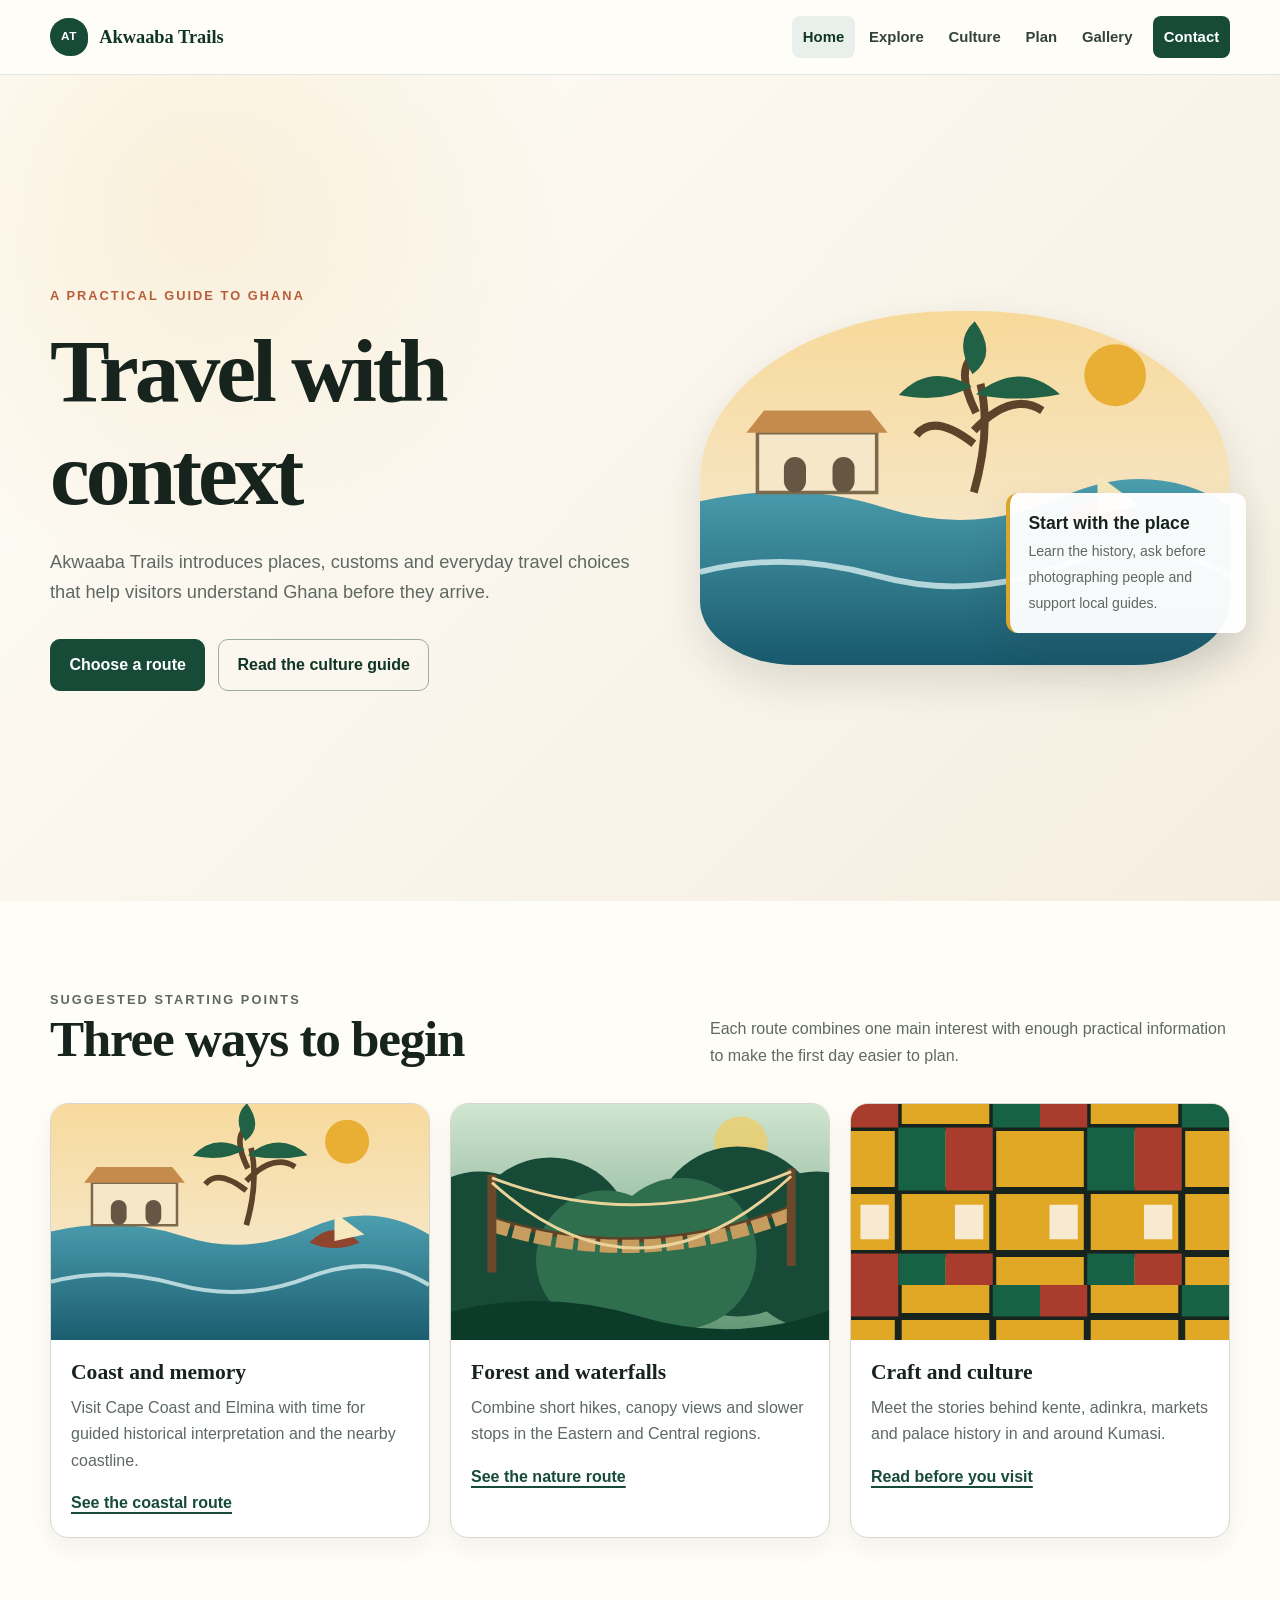
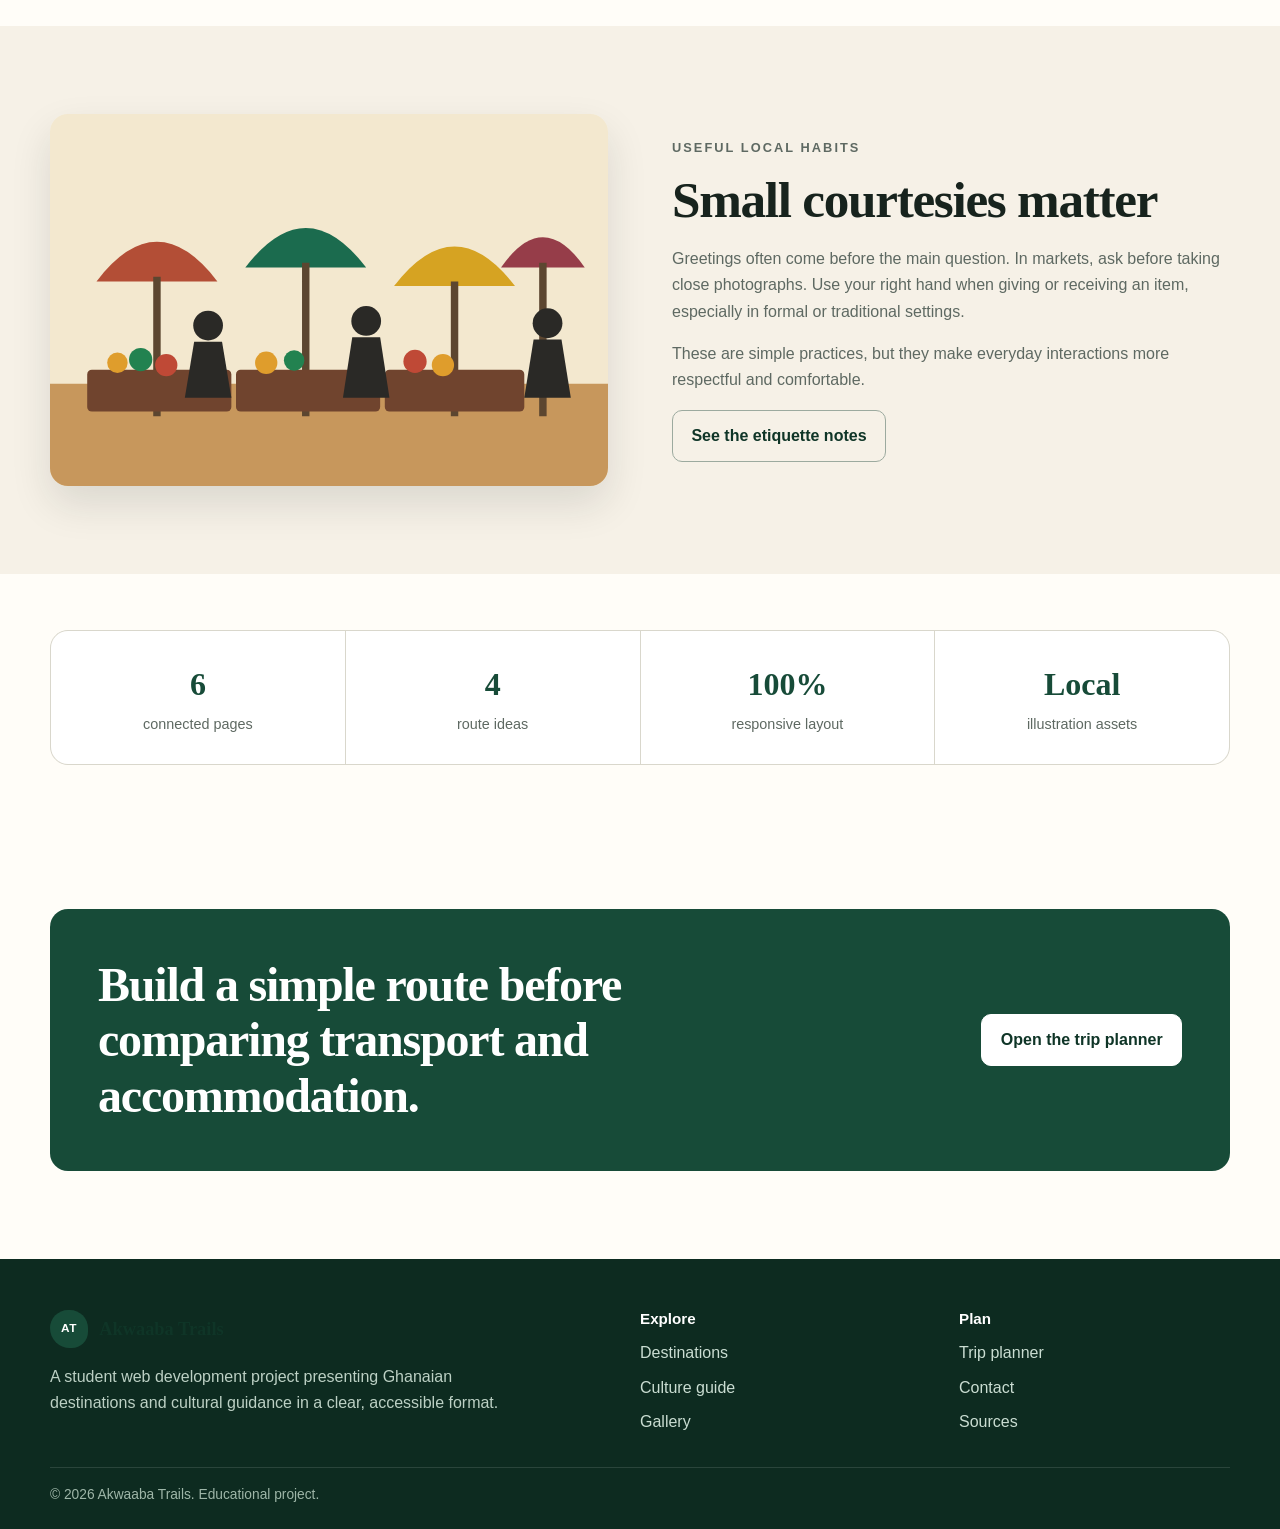
<file: index.html>
<!doctype html>
<html lang="en">
<head>
  <meta charset="utf-8">
  <meta name="viewport" content="width=device-width, initial-scale=1">
  <meta name="description" content="Akwaaba Trails is a student-built guide to Ghanaian heritage, nature and responsible travel.">
  <title>Akwaaba Trails | Discover Ghana thoughtfully</title>
  <link rel="stylesheet" href="assets/css/styles.css">
  <script defer src="assets/js/main.js"></script>
</head>
<body>
  <a class="skip-link" href="#main">Skip to content</a>
  <header class="site-header">
    <div class="nav-shell">
      <a class="brand" href="index.html"><span class="brand-mark">AT</span>Akwaaba Trails</a>
      <button class="menu-toggle" aria-expanded="false" aria-controls="site-nav" aria-label="Open navigation"><span></span><span></span><span></span></button>
      <nav class="site-nav" id="site-nav" aria-label="Main navigation">
        <a href="index.html" aria-current="page">Home</a><a href="explore.html">Explore</a><a href="culture.html">Culture</a><a href="planner.html">Plan</a><a href="gallery.html">Gallery</a><a class="nav-cta" href="contact.html">Contact</a>
      </nav>
    </div>
  </header>
  <main id="main">
    <section class="hero">
      <div class="container hero-grid">
        <div>
          <p class="eyebrow">A practical guide to Ghana</p>
          <h1>Travel with context</h1>
          <p class="lead">Akwaaba Trails introduces places, customs and everyday travel choices that help visitors understand Ghana before they arrive.</p>
          <div class="hero-actions"><a class="button" href="explore.html">Choose a route</a><a class="button secondary" href="culture.html">Read the culture guide</a></div>
        </div>
        <div class="hero-art">
          <img src="assets/images/coast.svg" alt="Illustrated Ghanaian coast with a historic fort and fishing boat">
          <div class="fact-chip"><strong>Start with the place</strong><span>Learn the history, ask before photographing people and support local guides.</span></div>
        </div>
      </div>
    </section>
    <section class="section">
      <div class="container">
        <div class="section-head"><div><p class="eyebrow">Suggested starting points</p><h2>Three ways to begin</h2></div><p>Each route combines one main interest with enough practical information to make the first day easier to plan.</p></div>
        <div class="cards">
          <article class="card"><img src="assets/images/coast.svg" alt="Coast and heritage fort illustration"><div class="card-body"><h3>Coast and memory</h3><p>Visit Cape Coast and Elmina with time for guided historical interpretation and the nearby coastline.</p><a class="text-link" href="explore.html#coast">See the coastal route</a></div></article>
          <article class="card"><img src="assets/images/forest.svg" alt="Forest canopy bridge illustration"><div class="card-body"><h3>Forest and waterfalls</h3><p>Combine short hikes, canopy views and slower stops in the Eastern and Central regions.</p><a class="text-link" href="explore.html#forest">See the nature route</a></div></article>
          <article class="card"><img src="assets/images/kente.svg" alt="Colourful kente-inspired textile illustration"><div class="card-body"><h3>Craft and culture</h3><p>Meet the stories behind kente, adinkra, markets and palace history in and around Kumasi.</p><a class="text-link" href="culture.html">Read before you visit</a></div></article>
        </div>
      </div>
    </section>
    <section class="section soft">
      <div class="container split">
        <img src="assets/images/market.svg" alt="Illustrated open market with umbrellas and produce">
        <div class="prose"><p class="eyebrow">Useful local habits</p><h2>Small courtesies matter</h2><p>Greetings often come before the main question. In markets, ask before taking close photographs. Use your right hand when giving or receiving an item, especially in formal or traditional settings.</p><p>These are simple practices, but they make everyday interactions more respectful and comfortable.</p><a class="button secondary" href="culture.html#etiquette">See the etiquette notes</a></div>
      </div>
    </section>
    <section class="section compact"><div class="container"><div class="stats"><div class="stat"><strong>6</strong><span>connected pages</span></div><div class="stat"><strong>4</strong><span>route ideas</span></div><div class="stat"><strong>100%</strong><span>responsive layout</span></div><div class="stat"><strong>Local</strong><span>illustration assets</span></div></div></div></section>
    <section class="section"><div class="container cta-band"><h2>Build a simple route before comparing transport and accommodation.</h2><a class="button" href="planner.html">Open the trip planner</a></div></section>
  </main>
  <footer class="site-footer"><div class="container"><div class="footer-grid"><div><a class="brand" href="index.html"><span class="brand-mark">AT</span>Akwaaba Trails</a><p>A student web development project presenting Ghanaian destinations and cultural guidance in a clear, accessible format.</p></div><div><h3>Explore</h3><div class="footer-links"><a href="explore.html">Destinations</a><a href="culture.html">Culture guide</a><a href="gallery.html">Gallery</a></div></div><div><h3>Plan</h3><div class="footer-links"><a href="planner.html">Trip planner</a><a href="contact.html">Contact</a><a href="contact.html#sources">Sources</a></div></div></div><div class="footer-bottom">© <span data-year></span> Akwaaba Trails. Educational project.</div></div></footer>
</body>
</html>
</file>
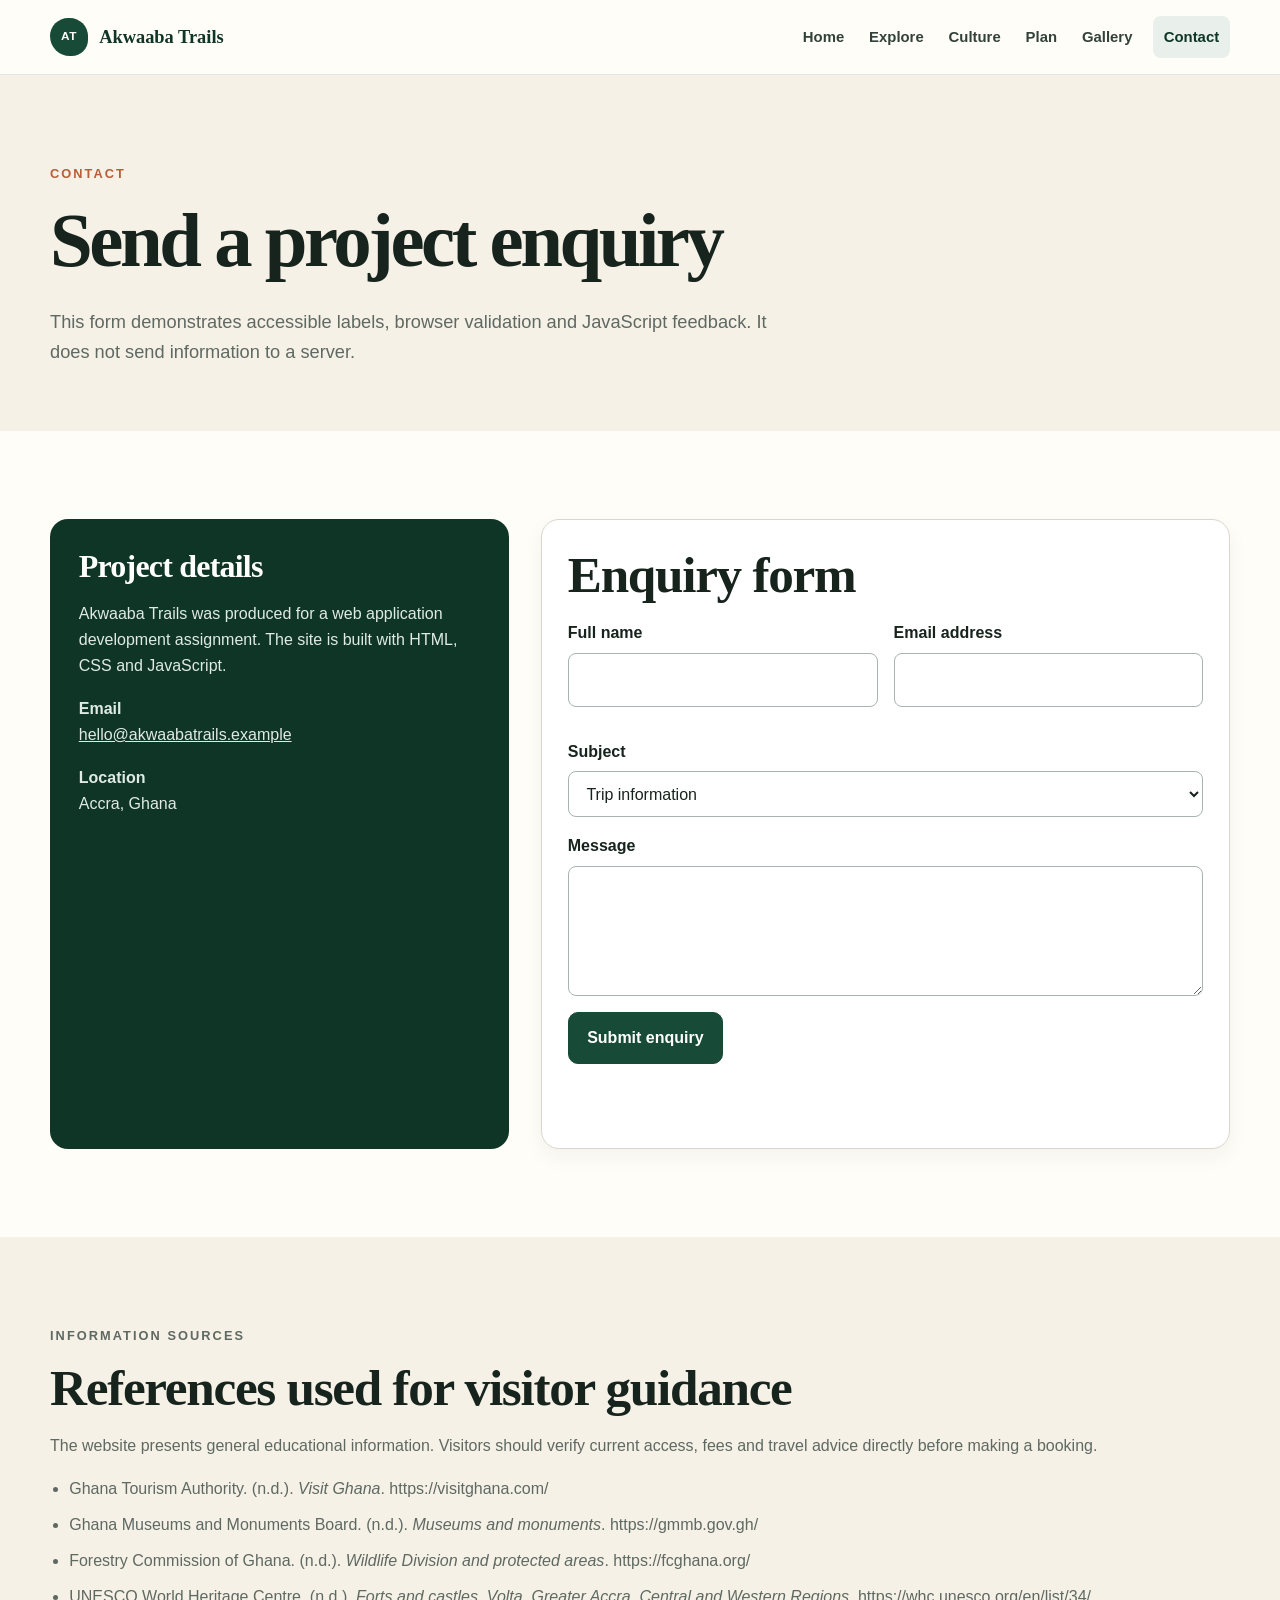
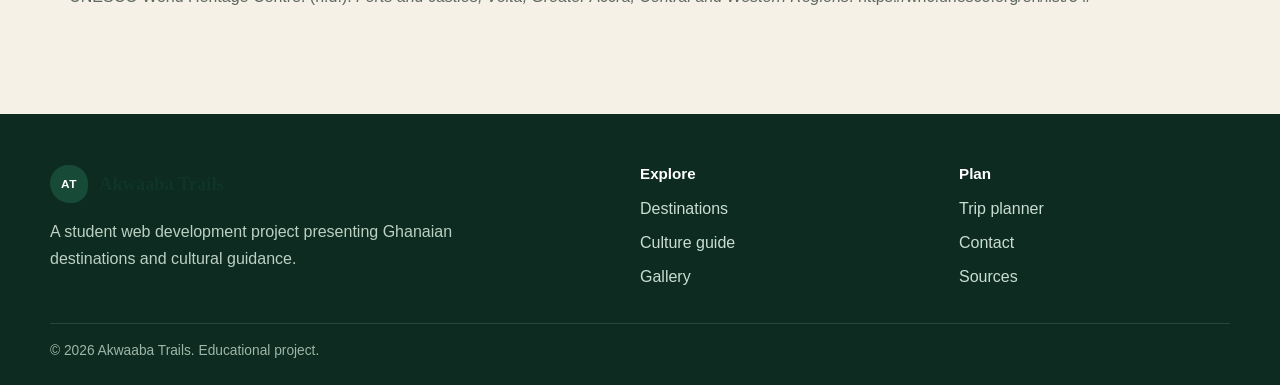
<file: contact.html>
<!doctype html><html lang="en"><head><meta charset="utf-8"><meta name="viewport" content="width=device-width,initial-scale=1"><meta name="description" content="Contact page and project sources for Akwaaba Trails."><title>Contact and Sources | Akwaaba Trails</title><link rel="stylesheet" href="assets/css/styles.css"><script defer src="assets/js/main.js"></script></head><body>
<a class="skip-link" href="#main">Skip to content</a><header class="site-header"><div class="nav-shell"><a class="brand" href="index.html"><span class="brand-mark">AT</span>Akwaaba Trails</a><button class="menu-toggle" aria-expanded="false" aria-controls="site-nav" aria-label="Open navigation"><span></span><span></span><span></span></button><nav class="site-nav" id="site-nav" aria-label="Main navigation"><a href="index.html">Home</a><a href="explore.html">Explore</a><a href="culture.html">Culture</a><a href="planner.html">Plan</a><a href="gallery.html">Gallery</a><a class="nav-cta" href="contact.html" aria-current="page">Contact</a></nav></div></header>
<main id="main"><section class="page-hero"><div class="container"><p class="eyebrow">Contact</p><h1>Send a project enquiry</h1><p class="lead">This form demonstrates accessible labels, browser validation and JavaScript feedback. It does not send information to a server.</p></div></section>
<section class="section"><div class="container contact-grid"><aside class="contact-details"><h2>Project details</h2><p>Akwaaba Trails was produced for a web application development assignment. The site is built with HTML, CSS and JavaScript.</p><p><strong>Email</strong><br><a href="mailto:hello@akwaabatrails.example">hello@akwaabatrails.example</a></p><p><strong>Location</strong><br>Accra, Ghana</p></aside><form class="panel" id="contact-form"><h2>Enquiry form</h2><div class="form-row"><div class="field"><label for="name">Full name</label><input id="name" name="name" autocomplete="name" required></div><div class="field"><label for="email">Email address</label><input id="email" name="email" type="email" autocomplete="email" required></div></div><div class="field"><label for="subject">Subject</label><select id="subject" name="subject"><option>Trip information</option><option>Website feedback</option><option>School project enquiry</option></select></div><div class="field"><label for="message">Message</label><textarea id="message" name="message" minlength="15" required></textarea></div><button class="button" type="submit">Submit enquiry</button><p class="form-status" id="form-status" aria-live="polite"></p></form></div></section>
<section class="section soft" id="sources"><div class="container prose"><p class="eyebrow">Information sources</p><h2>References used for visitor guidance</h2><p>The website presents general educational information. Visitors should verify current access, fees and travel advice directly before making a booking.</p><ul class="plain-list"><li>Ghana Tourism Authority. (n.d.). <em>Visit Ghana</em>. https://visitghana.com/</li><li>Ghana Museums and Monuments Board. (n.d.). <em>Museums and monuments</em>. https://gmmb.gov.gh/</li><li>Forestry Commission of Ghana. (n.d.). <em>Wildlife Division and protected areas</em>. https://fcghana.org/</li><li>UNESCO World Heritage Centre. (n.d.). <em>Forts and castles, Volta, Greater Accra, Central and Western Regions</em>. https://whc.unesco.org/en/list/34/</li></ul></div></section></main>
<footer class="site-footer"><div class="container"><div class="footer-grid"><div><a class="brand" href="index.html"><span class="brand-mark">AT</span>Akwaaba Trails</a><p>A student web development project presenting Ghanaian destinations and cultural guidance.</p></div><div><h3>Explore</h3><div class="footer-links"><a href="explore.html">Destinations</a><a href="culture.html">Culture guide</a><a href="gallery.html">Gallery</a></div></div><div><h3>Plan</h3><div class="footer-links"><a href="planner.html">Trip planner</a><a href="contact.html">Contact</a><a href="contact.html#sources">Sources</a></div></div></div><div class="footer-bottom">© <span data-year></span> Akwaaba Trails. Educational project.</div></div></footer></body></html>
</file>
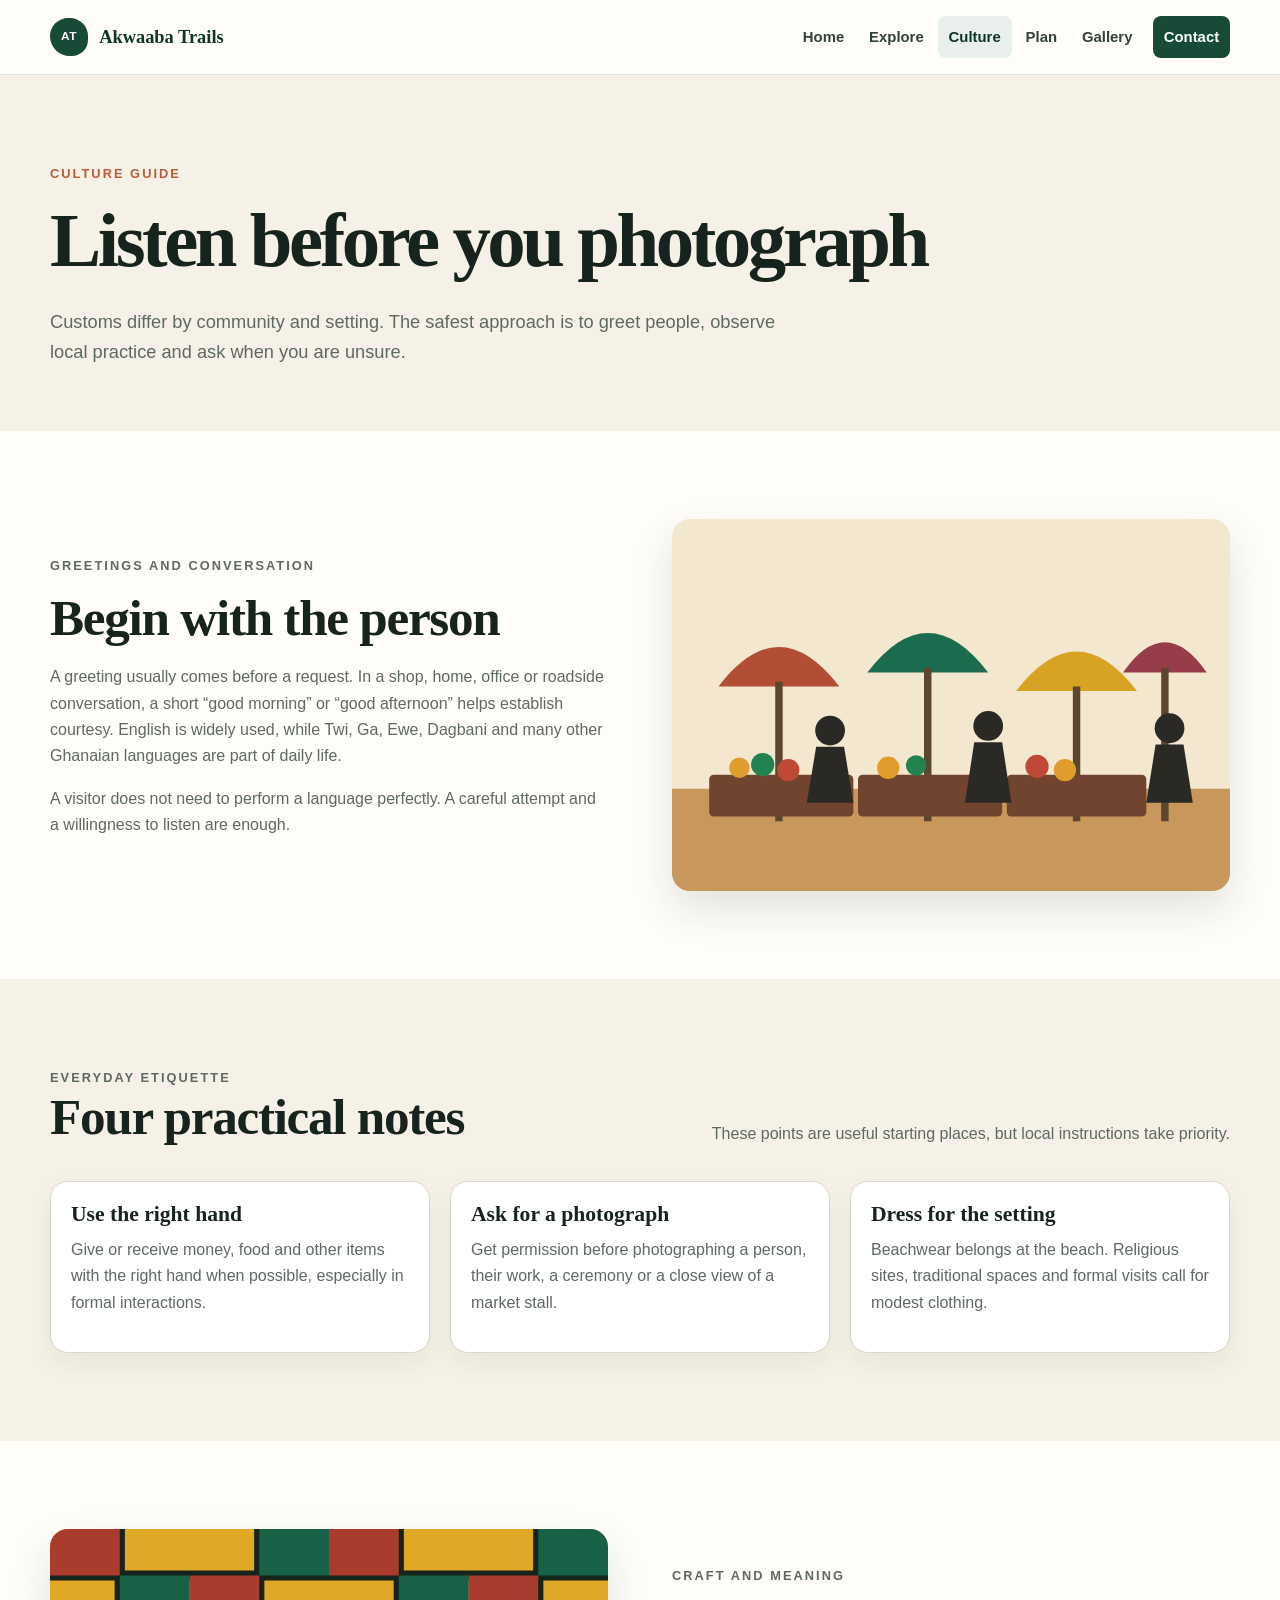
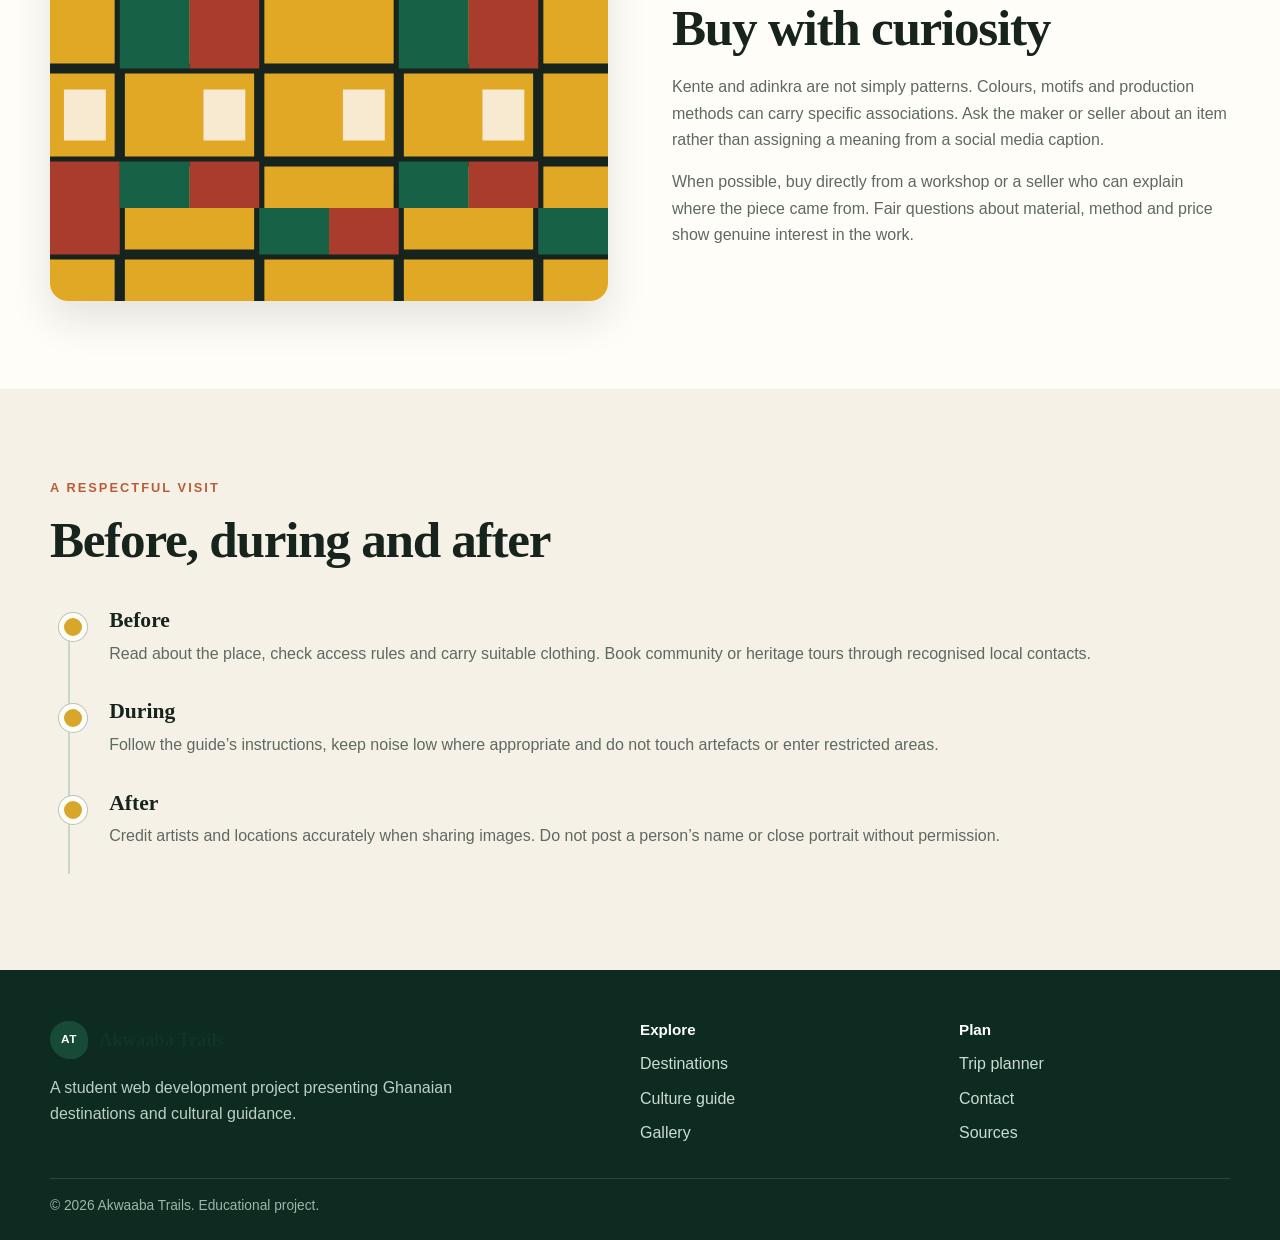
<file: culture.html>
<!doctype html><html lang="en"><head><meta charset="utf-8"><meta name="viewport" content="width=device-width,initial-scale=1"><meta name="description" content="A concise guide to Ghanaian greetings, etiquette, food, craft and responsible visits."><title>Culture Guide | Akwaaba Trails</title><link rel="stylesheet" href="assets/css/styles.css"><script defer src="assets/js/main.js"></script></head><body>
<a class="skip-link" href="#main">Skip to content</a><header class="site-header"><div class="nav-shell"><a class="brand" href="index.html"><span class="brand-mark">AT</span>Akwaaba Trails</a><button class="menu-toggle" aria-expanded="false" aria-controls="site-nav" aria-label="Open navigation"><span></span><span></span><span></span></button><nav class="site-nav" id="site-nav" aria-label="Main navigation"><a href="index.html">Home</a><a href="explore.html">Explore</a><a href="culture.html" aria-current="page">Culture</a><a href="planner.html">Plan</a><a href="gallery.html">Gallery</a><a class="nav-cta" href="contact.html">Contact</a></nav></div></header>
<main id="main"><section class="page-hero"><div class="container"><p class="eyebrow">Culture guide</p><h1>Listen before you photograph</h1><p class="lead">Customs differ by community and setting. The safest approach is to greet people, observe local practice and ask when you are unsure.</p></div></section>
<section class="section"><div class="container split"><div class="prose"><p class="eyebrow">Greetings and conversation</p><h2>Begin with the person</h2><p>A greeting usually comes before a request. In a shop, home, office or roadside conversation, a short “good morning” or “good afternoon” helps establish courtesy. English is widely used, while Twi, Ga, Ewe, Dagbani and many other Ghanaian languages are part of daily life.</p><p>A visitor does not need to perform a language perfectly. A careful attempt and a willingness to listen are enough.</p></div><img src="assets/images/market.svg" alt="Illustrated Ghanaian market scene"></div></section>
<section class="section soft" id="etiquette"><div class="container"><div class="section-head"><div><p class="eyebrow">Everyday etiquette</p><h2>Four practical notes</h2></div><p>These points are useful starting places, but local instructions take priority.</p></div><div class="cards"><article class="card"><div class="card-body"><h3>Use the right hand</h3><p>Give or receive money, food and other items with the right hand when possible, especially in formal interactions.</p></div></article><article class="card"><div class="card-body"><h3>Ask for a photograph</h3><p>Get permission before photographing a person, their work, a ceremony or a close view of a market stall.</p></div></article><article class="card"><div class="card-body"><h3>Dress for the setting</h3><p>Beachwear belongs at the beach. Religious sites, traditional spaces and formal visits call for modest clothing.</p></div></article></div></div></section>
<section class="section"><div class="container split"><img src="assets/images/kente.svg" alt="Abstract kente-inspired textile pattern"><div class="prose"><p class="eyebrow">Craft and meaning</p><h2>Buy with curiosity</h2><p>Kente and adinkra are not simply patterns. Colours, motifs and production methods can carry specific associations. Ask the maker or seller about an item rather than assigning a meaning from a social media caption.</p><p>When possible, buy directly from a workshop or a seller who can explain where the piece came from. Fair questions about material, method and price show genuine interest in the work.</p></div></div></section>
<section class="section soft"><div class="container"><p class="eyebrow">A respectful visit</p><h2>Before, during and after</h2><div class="timeline"><article class="timeline-item"><h3>Before</h3><p>Read about the place, check access rules and carry suitable clothing. Book community or heritage tours through recognised local contacts.</p></article><article class="timeline-item"><h3>During</h3><p>Follow the guide’s instructions, keep noise low where appropriate and do not touch artefacts or enter restricted areas.</p></article><article class="timeline-item"><h3>After</h3><p>Credit artists and locations accurately when sharing images. Do not post a person’s name or close portrait without permission.</p></article></div></div></section></main>
<footer class="site-footer"><div class="container"><div class="footer-grid"><div><a class="brand" href="index.html"><span class="brand-mark">AT</span>Akwaaba Trails</a><p>A student web development project presenting Ghanaian destinations and cultural guidance.</p></div><div><h3>Explore</h3><div class="footer-links"><a href="explore.html">Destinations</a><a href="culture.html">Culture guide</a><a href="gallery.html">Gallery</a></div></div><div><h3>Plan</h3><div class="footer-links"><a href="planner.html">Trip planner</a><a href="contact.html">Contact</a><a href="contact.html#sources">Sources</a></div></div></div><div class="footer-bottom">© <span data-year></span> Akwaaba Trails. Educational project.</div></div></footer></body></html>
</file>
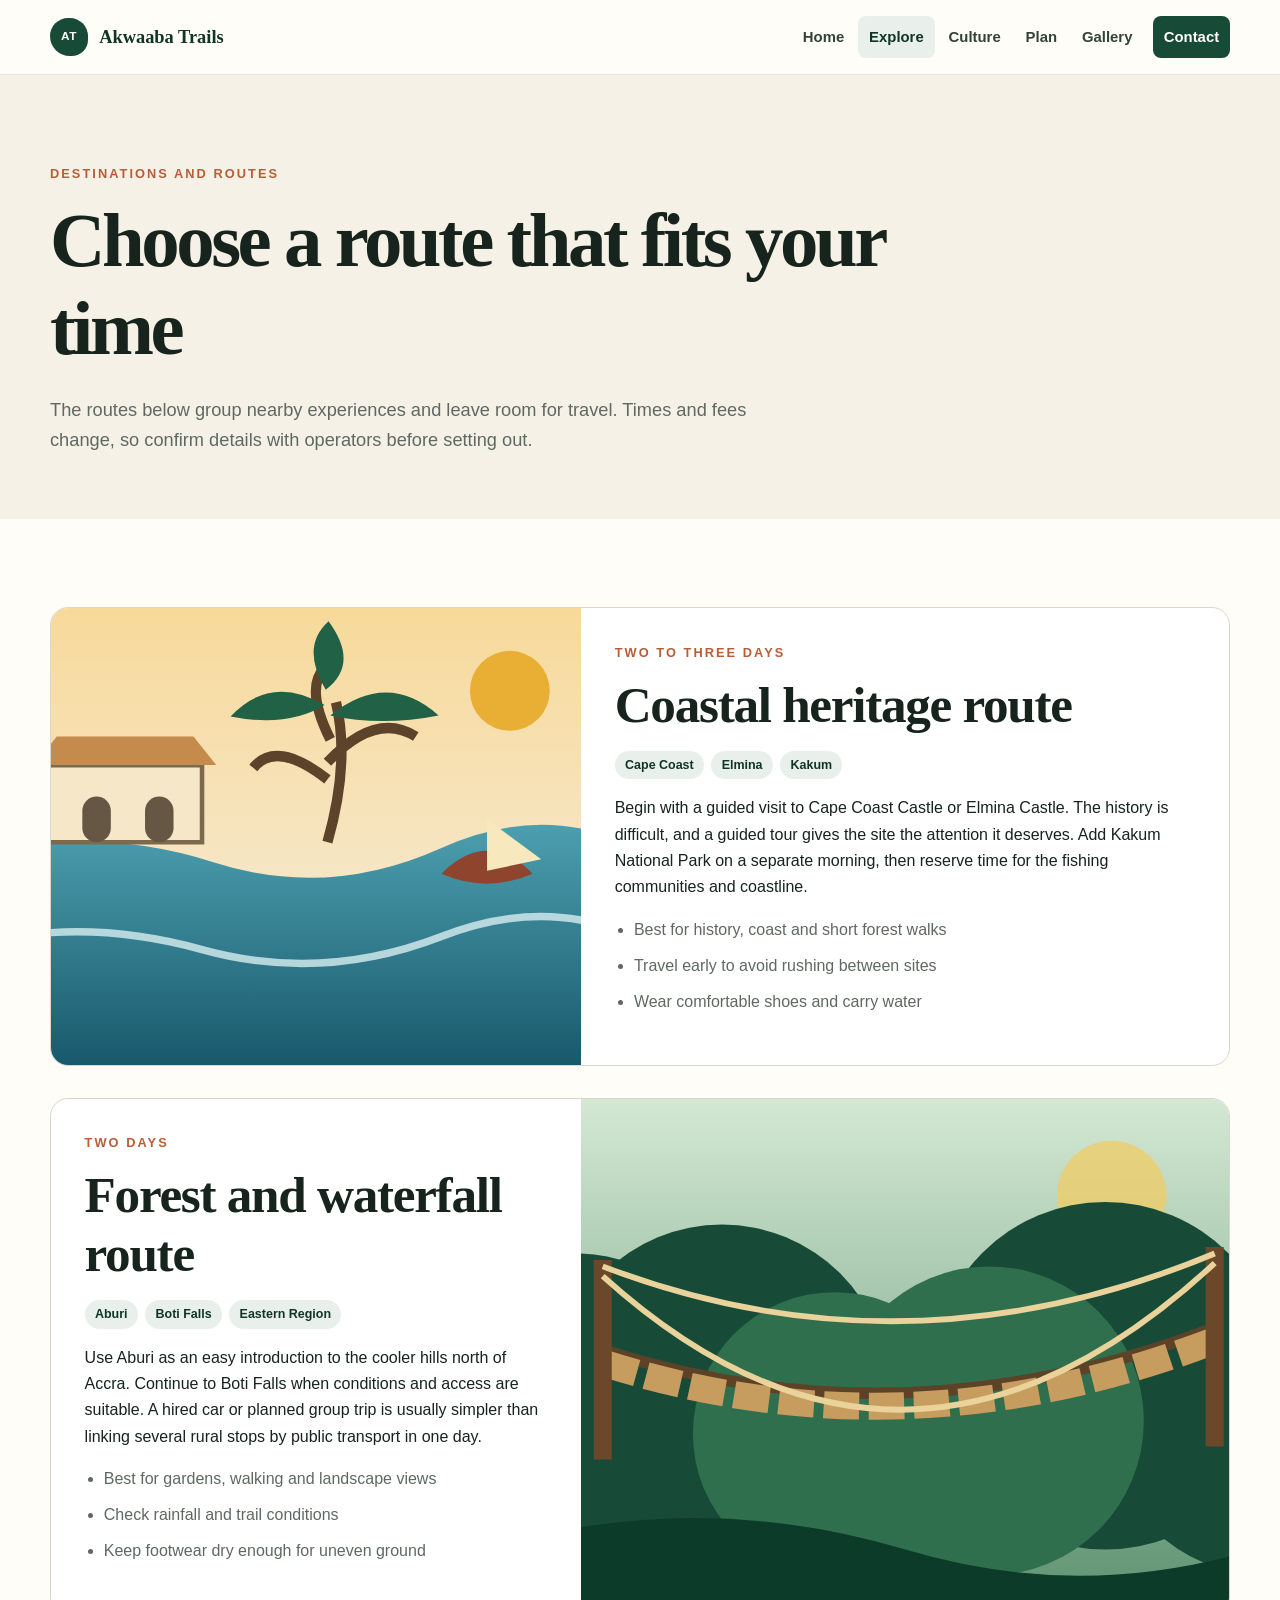
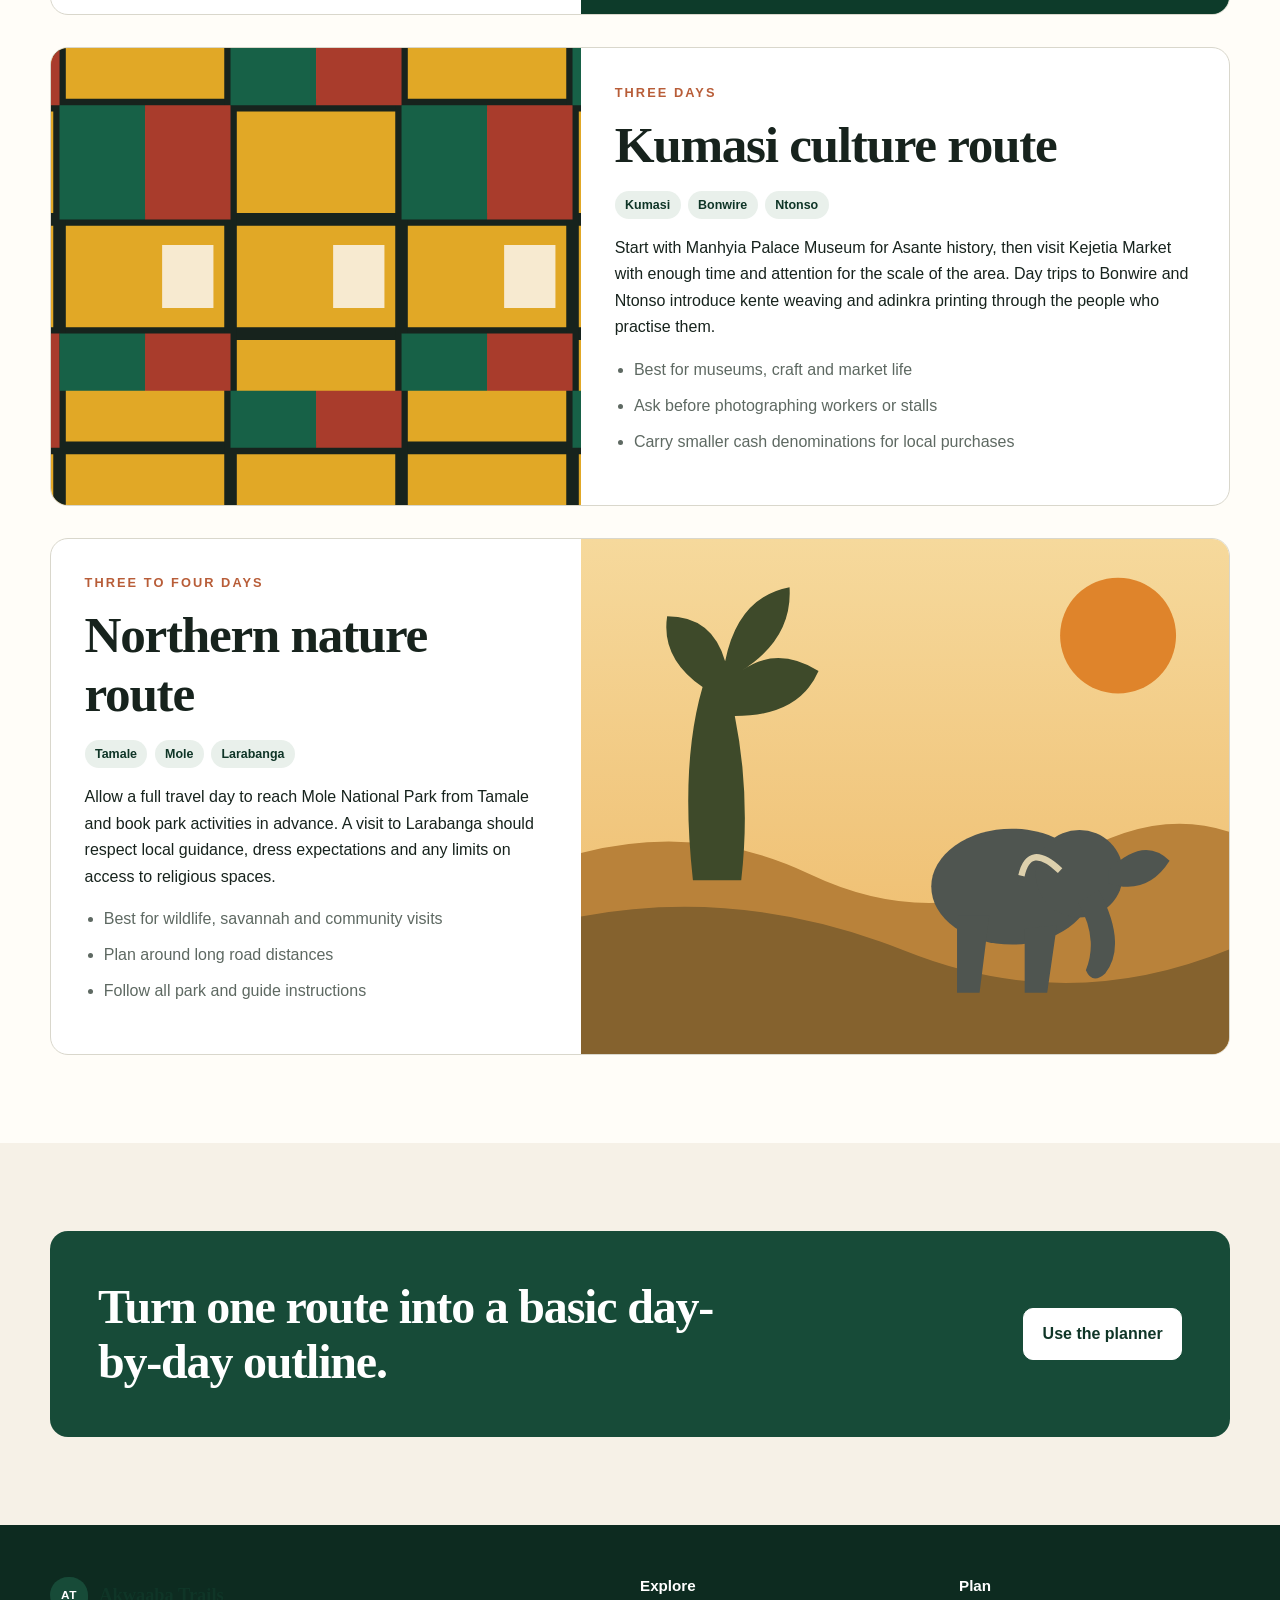
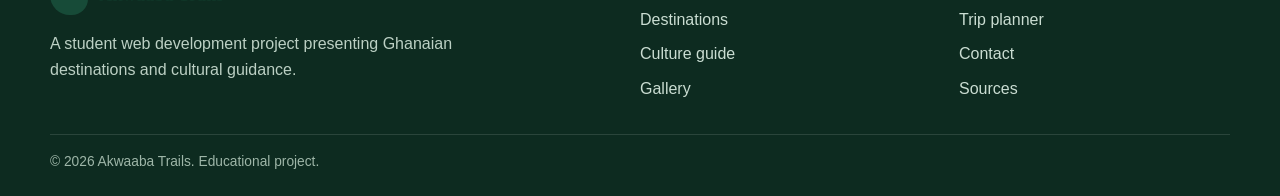
<file: explore.html>
<!doctype html><html lang="en"><head><meta charset="utf-8"><meta name="viewport" content="width=device-width,initial-scale=1"><meta name="description" content="Four practical Ghana travel routes covering coast, forest, Kumasi and the northern savannah."><title>Explore Ghana | Akwaaba Trails</title><link rel="stylesheet" href="assets/css/styles.css"><script defer src="assets/js/main.js"></script></head><body>
<a class="skip-link" href="#main">Skip to content</a><header class="site-header"><div class="nav-shell"><a class="brand" href="index.html"><span class="brand-mark">AT</span>Akwaaba Trails</a><button class="menu-toggle" aria-expanded="false" aria-controls="site-nav" aria-label="Open navigation"><span></span><span></span><span></span></button><nav class="site-nav" id="site-nav" aria-label="Main navigation"><a href="index.html">Home</a><a href="explore.html" aria-current="page">Explore</a><a href="culture.html">Culture</a><a href="planner.html">Plan</a><a href="gallery.html">Gallery</a><a class="nav-cta" href="contact.html">Contact</a></nav></div></header>
<main id="main"><section class="page-hero"><div class="container"><p class="eyebrow">Destinations and routes</p><h1>Choose a route that fits your time</h1><p class="lead">The routes below group nearby experiences and leave room for travel. Times and fees change, so confirm details with operators before setting out.</p></div></section>
<section class="section"><div class="container destination-list">
<article class="destination" id="coast"><img src="assets/images/coast.svg" alt="Illustrated coast with historic fort"><div class="destination-copy"><p class="eyebrow">Two to three days</p><h2>Coastal heritage route</h2><div class="tag-row"><span class="tag">Cape Coast</span><span class="tag">Elmina</span><span class="tag">Kakum</span></div><p>Begin with a guided visit to Cape Coast Castle or Elmina Castle. The history is difficult, and a guided tour gives the site the attention it deserves. Add Kakum National Park on a separate morning, then reserve time for the fishing communities and coastline.</p><ul class="plain-list"><li>Best for history, coast and short forest walks</li><li>Travel early to avoid rushing between sites</li><li>Wear comfortable shoes and carry water</li></ul></div></article>
<article class="destination" id="forest"><img src="assets/images/forest.svg" alt="Illustrated suspension bridge through forest"><div class="destination-copy"><p class="eyebrow">Two days</p><h2>Forest and waterfall route</h2><div class="tag-row"><span class="tag">Aburi</span><span class="tag">Boti Falls</span><span class="tag">Eastern Region</span></div><p>Use Aburi as an easy introduction to the cooler hills north of Accra. Continue to Boti Falls when conditions and access are suitable. A hired car or planned group trip is usually simpler than linking several rural stops by public transport in one day.</p><ul class="plain-list"><li>Best for gardens, walking and landscape views</li><li>Check rainfall and trail conditions</li><li>Keep footwear dry enough for uneven ground</li></ul></div></article>
<article class="destination" id="kumasi"><img src="assets/images/kente.svg" alt="Kente-inspired textile pattern"><div class="destination-copy"><p class="eyebrow">Three days</p><h2>Kumasi culture route</h2><div class="tag-row"><span class="tag">Kumasi</span><span class="tag">Bonwire</span><span class="tag">Ntonso</span></div><p>Start with Manhyia Palace Museum for Asante history, then visit Kejetia Market with enough time and attention for the scale of the area. Day trips to Bonwire and Ntonso introduce kente weaving and adinkra printing through the people who practise them.</p><ul class="plain-list"><li>Best for museums, craft and market life</li><li>Ask before photographing workers or stalls</li><li>Carry smaller cash denominations for local purchases</li></ul></div></article>
<article class="destination" id="north"><img src="assets/images/north.svg" alt="Illustrated northern savannah with elephant"><div class="destination-copy"><p class="eyebrow">Three to four days</p><h2>Northern nature route</h2><div class="tag-row"><span class="tag">Tamale</span><span class="tag">Mole</span><span class="tag">Larabanga</span></div><p>Allow a full travel day to reach Mole National Park from Tamale and book park activities in advance. A visit to Larabanga should respect local guidance, dress expectations and any limits on access to religious spaces.</p><ul class="plain-list"><li>Best for wildlife, savannah and community visits</li><li>Plan around long road distances</li><li>Follow all park and guide instructions</li></ul></div></article>
</div></section><section class="section soft"><div class="container cta-band"><h2>Turn one route into a basic day-by-day outline.</h2><a class="button" href="planner.html">Use the planner</a></div></section></main>
<footer class="site-footer"><div class="container"><div class="footer-grid"><div><a class="brand" href="index.html"><span class="brand-mark">AT</span>Akwaaba Trails</a><p>A student web development project presenting Ghanaian destinations and cultural guidance.</p></div><div><h3>Explore</h3><div class="footer-links"><a href="explore.html">Destinations</a><a href="culture.html">Culture guide</a><a href="gallery.html">Gallery</a></div></div><div><h3>Plan</h3><div class="footer-links"><a href="planner.html">Trip planner</a><a href="contact.html">Contact</a><a href="contact.html#sources">Sources</a></div></div></div><div class="footer-bottom">© <span data-year></span> Akwaaba Trails. Educational project.</div></div></footer></body></html>
</file>
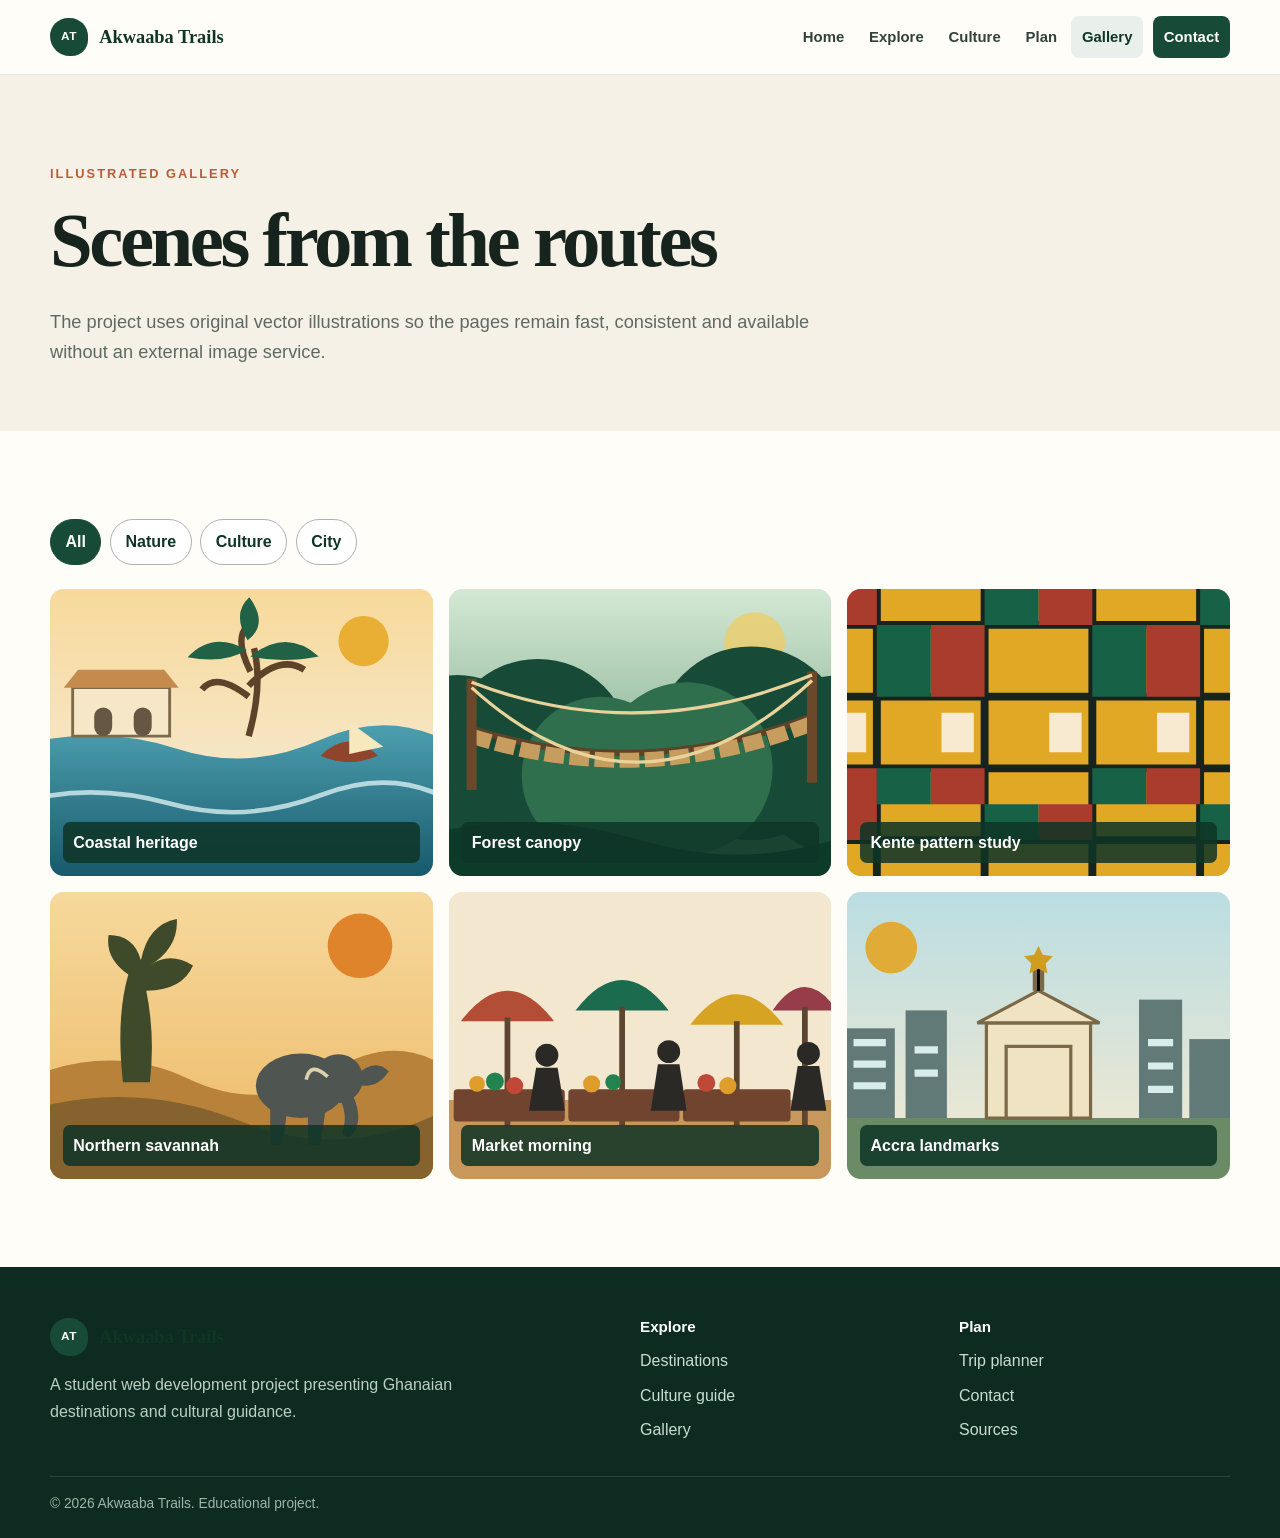
<file: gallery.html>
<!doctype html><html lang="en"><head><meta charset="utf-8"><meta name="viewport" content="width=device-width,initial-scale=1"><meta name="description" content="A filterable illustrated gallery of Ghanaian coast, forest, culture, city and savannah scenes."><title>Gallery | Akwaaba Trails</title><link rel="stylesheet" href="assets/css/styles.css"><script defer src="assets/js/main.js"></script></head><body>
<a class="skip-link" href="#main">Skip to content</a><header class="site-header"><div class="nav-shell"><a class="brand" href="index.html"><span class="brand-mark">AT</span>Akwaaba Trails</a><button class="menu-toggle" aria-expanded="false" aria-controls="site-nav" aria-label="Open navigation"><span></span><span></span><span></span></button><nav class="site-nav" id="site-nav" aria-label="Main navigation"><a href="index.html">Home</a><a href="explore.html">Explore</a><a href="culture.html">Culture</a><a href="planner.html">Plan</a><a href="gallery.html" aria-current="page">Gallery</a><a class="nav-cta" href="contact.html">Contact</a></nav></div></header>
<main id="main"><section class="page-hero"><div class="container"><p class="eyebrow">Illustrated gallery</p><h1>Scenes from the routes</h1><p class="lead">The project uses original vector illustrations so the pages remain fast, consistent and available without an external image service.</p></div></section>
<section class="section"><div class="container"><div class="filters" aria-label="Gallery filters"><button class="filter-btn active" data-filter="all">All</button><button class="filter-btn" data-filter="nature">Nature</button><button class="filter-btn" data-filter="culture">Culture</button><button class="filter-btn" data-filter="city">City</button></div><div class="gallery-grid">
<button class="gallery-item" data-category="nature"><img src="assets/images/coast.svg" alt="Coastal fort and fishing boat illustration"><span>Coastal heritage</span></button>
<button class="gallery-item" data-category="nature"><img src="assets/images/forest.svg" alt="Forest canopy walkway illustration"><span>Forest canopy</span></button>
<button class="gallery-item" data-category="culture"><img src="assets/images/kente.svg" alt="Kente-inspired textile pattern"><span>Kente pattern study</span></button>
<button class="gallery-item" data-category="nature"><img src="assets/images/north.svg" alt="Savannah and elephant illustration"><span>Northern savannah</span></button>
<button class="gallery-item" data-category="culture"><img src="assets/images/market.svg" alt="Open market illustration"><span>Market morning</span></button>
<button class="gallery-item" data-category="city"><img src="assets/images/accra.svg" alt="Accra skyline illustration"><span>Accra landmarks</span></button>
</div></div></section><div class="lightbox" aria-hidden="true" role="dialog" aria-modal="true" aria-label="Expanded gallery image"><button class="lightbox-close" aria-label="Close image">×</button><div><img src="assets/images/coast.svg" alt="Expanded gallery selection"><p></p></div></div></main>
<footer class="site-footer"><div class="container"><div class="footer-grid"><div><a class="brand" href="index.html"><span class="brand-mark">AT</span>Akwaaba Trails</a><p>A student web development project presenting Ghanaian destinations and cultural guidance.</p></div><div><h3>Explore</h3><div class="footer-links"><a href="explore.html">Destinations</a><a href="culture.html">Culture guide</a><a href="gallery.html">Gallery</a></div></div><div><h3>Plan</h3><div class="footer-links"><a href="planner.html">Trip planner</a><a href="contact.html">Contact</a><a href="contact.html#sources">Sources</a></div></div></div><div class="footer-bottom">© <span data-year></span> Akwaaba Trails. Educational project.</div></div></footer></body></html>
</file>
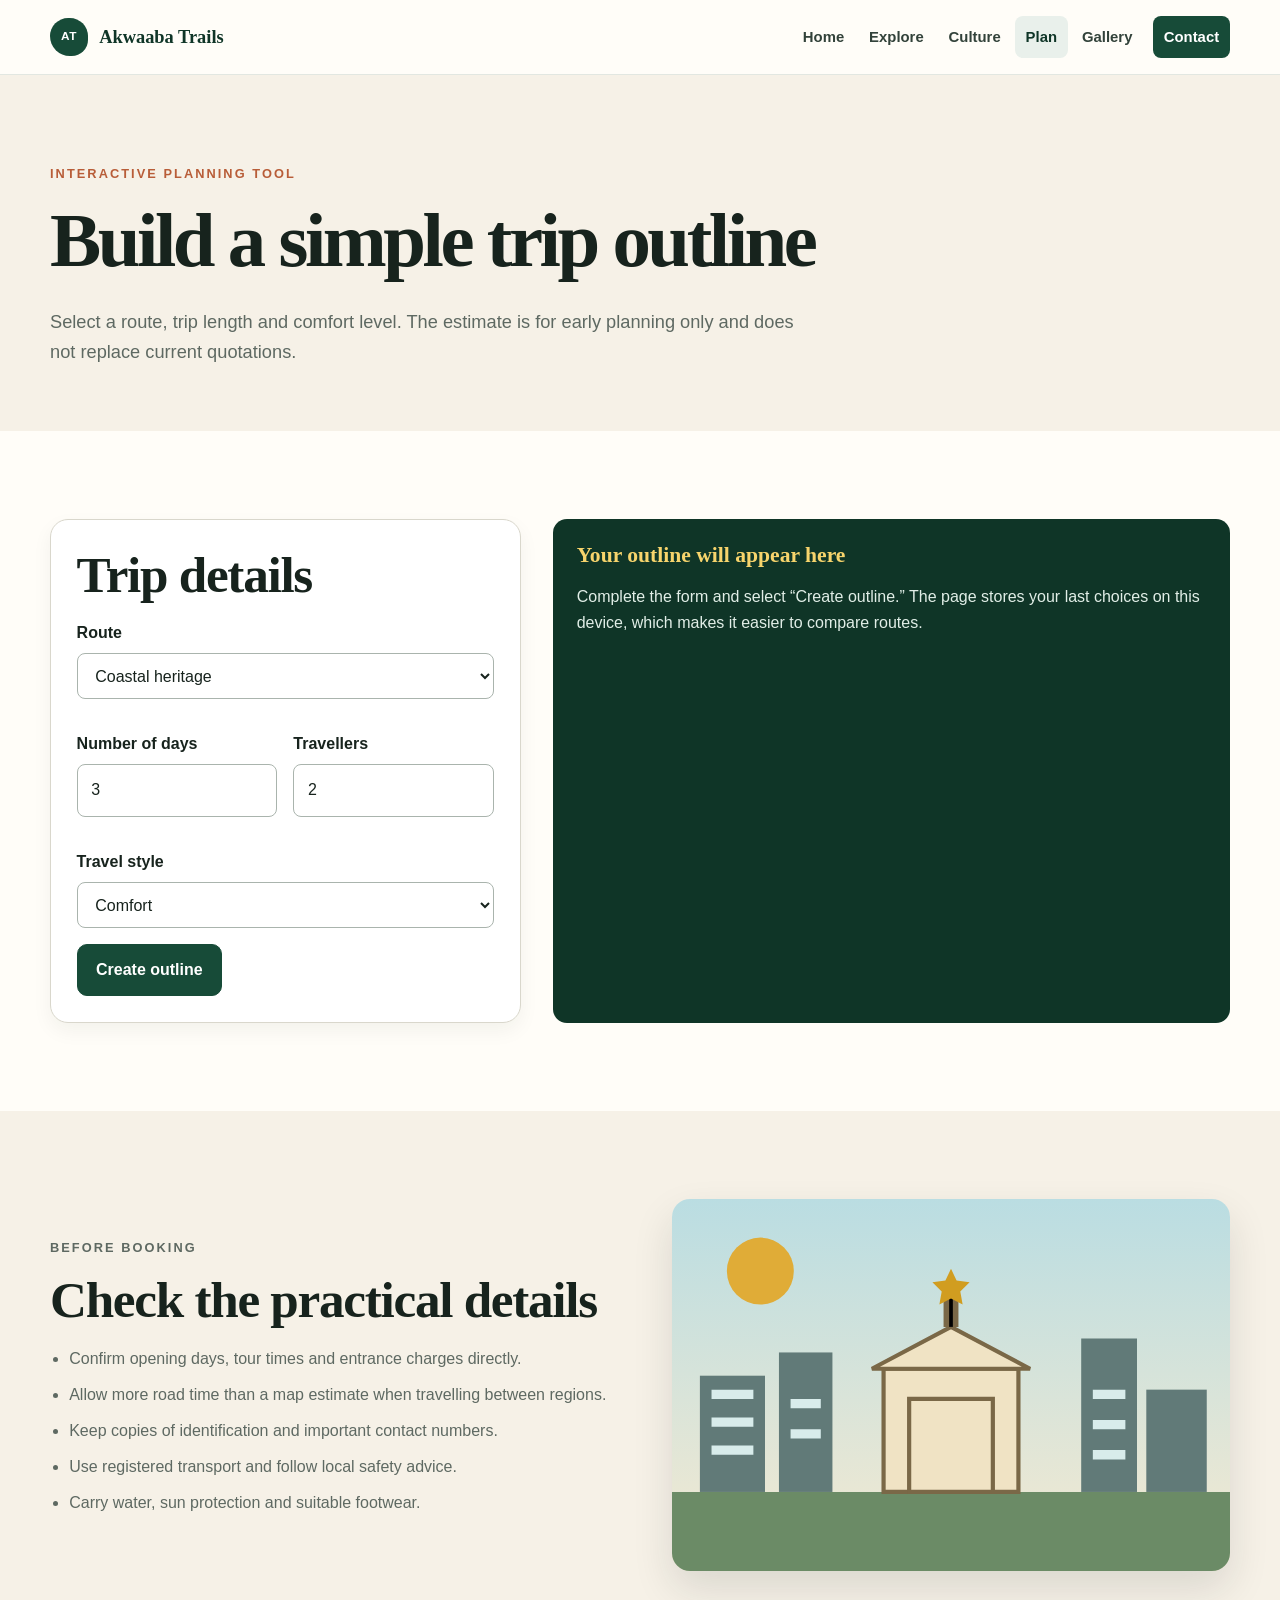
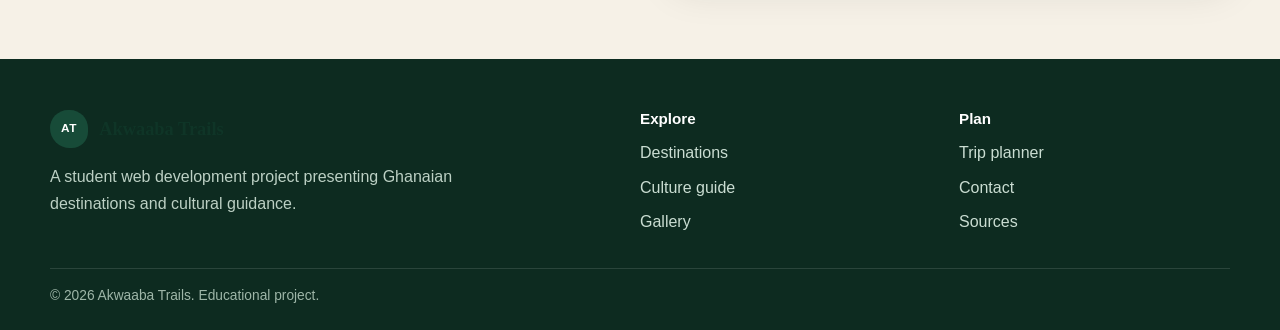
<file: planner.html>
<!doctype html><html lang="en"><head><meta charset="utf-8"><meta name="viewport" content="width=device-width,initial-scale=1"><meta name="description" content="Create a simple Ghana travel outline and estimate a planning budget."><title>Trip Planner | Akwaaba Trails</title><link rel="stylesheet" href="assets/css/styles.css"><script defer src="assets/js/main.js"></script></head><body>
<a class="skip-link" href="#main">Skip to content</a><header class="site-header"><div class="nav-shell"><a class="brand" href="index.html"><span class="brand-mark">AT</span>Akwaaba Trails</a><button class="menu-toggle" aria-expanded="false" aria-controls="site-nav" aria-label="Open navigation"><span></span><span></span><span></span></button><nav class="site-nav" id="site-nav" aria-label="Main navigation"><a href="index.html">Home</a><a href="explore.html">Explore</a><a href="culture.html">Culture</a><a href="planner.html" aria-current="page">Plan</a><a href="gallery.html">Gallery</a><a class="nav-cta" href="contact.html">Contact</a></nav></div></header>
<main id="main"><section class="page-hero"><div class="container"><p class="eyebrow">Interactive planning tool</p><h1>Build a simple trip outline</h1><p class="lead">Select a route, trip length and comfort level. The estimate is for early planning only and does not replace current quotations.</p></div></section>
<section class="section"><div class="container planner"><form class="panel" id="planner-form"><h2>Trip details</h2><div class="field"><label for="destination">Route</label><select id="destination" name="destination"><option value="coast">Coastal heritage</option><option value="forest">Forest and waterfalls</option><option value="culture">Kumasi culture</option><option value="north">Northern nature</option></select></div><div class="form-row"><div class="field"><label for="days">Number of days</label><input id="days" name="days" type="number" min="1" max="14" value="3" required></div><div class="field"><label for="travellers">Travellers</label><input id="travellers" name="travellers" type="number" min="1" max="12" value="2" required></div></div><div class="field"><label for="style">Travel style</label><select id="style" name="style"><option value="budget">Budget</option><option value="comfort" selected>Comfort</option><option value="premium">Premium</option></select></div><button class="button" type="submit">Create outline</button></form><section class="result-box" id="planner-result" aria-live="polite"><h3>Your outline will appear here</h3><p>Complete the form and select “Create outline.” The page stores your last choices on this device, which makes it easier to compare routes.</p></section></div></section>
<section class="section soft"><div class="container split"><div class="prose"><p class="eyebrow">Before booking</p><h2>Check the practical details</h2><ul class="plain-list"><li>Confirm opening days, tour times and entrance charges directly.</li><li>Allow more road time than a map estimate when travelling between regions.</li><li>Keep copies of identification and important contact numbers.</li><li>Use registered transport and follow local safety advice.</li><li>Carry water, sun protection and suitable footwear.</li></ul></div><img src="assets/images/accra.svg" alt="Illustrated Accra skyline and Independence Arch"></div></section></main>
<footer class="site-footer"><div class="container"><div class="footer-grid"><div><a class="brand" href="index.html"><span class="brand-mark">AT</span>Akwaaba Trails</a><p>A student web development project presenting Ghanaian destinations and cultural guidance.</p></div><div><h3>Explore</h3><div class="footer-links"><a href="explore.html">Destinations</a><a href="culture.html">Culture guide</a><a href="gallery.html">Gallery</a></div></div><div><h3>Plan</h3><div class="footer-links"><a href="planner.html">Trip planner</a><a href="contact.html">Contact</a><a href="contact.html#sources">Sources</a></div></div></div><div class="footer-bottom">© <span data-year></span> Akwaaba Trails. Educational project.</div></div></footer></body></html>
</file>
<file: assets/css/styles.css>
:root {
  --ink: #17231d;
  --muted: #5e6962;
  --cream: #f6f1e7;
  --paper: #fffdf8;
  --forest: #174b38;
  --forest-dark: #0f3527;
  --gold: #d7a62a;
  --clay: #b85d38;
  --line: #d9d7cc;
  --shadow: 0 18px 40px rgba(23, 35, 29, .12);
  --radius: 18px;
  --max: 1180px;
}

* { box-sizing: border-box; }

html { scroll-behavior: smooth; }

body {
  margin: 0;
  color: var(--ink);
  background: var(--paper);
  font-family: Inter, "Segoe UI", Arial, sans-serif;
  line-height: 1.65;
}

img { display: block; max-width: 100%; }
a { color: inherit; }
button, input, select, textarea { font: inherit; }

.skip-link {
  position: fixed;
  left: 1rem;
  top: -4rem;
  z-index: 100;
  padding: .7rem 1rem;
  color: white;
  background: var(--forest-dark);
  border-radius: 0 0 8px 8px;
}
.skip-link:focus { top: 0; }

.site-header {
  position: sticky;
  top: 0;
  z-index: 50;
  background: rgba(255, 253, 248, .94);
  border-bottom: 1px solid rgba(23, 75, 56, .12);
  backdrop-filter: blur(12px);
}

.nav-shell {
  width: min(var(--max), calc(100% - 2rem));
  min-height: 74px;
  margin: auto;
  display: flex;
  align-items: center;
  justify-content: space-between;
  gap: 2rem;
}

.brand {
  display: inline-flex;
  align-items: center;
  gap: .7rem;
  color: var(--forest-dark);
  font-family: Georgia, serif;
  font-size: 1.15rem;
  font-weight: 700;
  text-decoration: none;
}

.brand-mark {
  width: 38px;
  height: 38px;
  display: grid;
  place-items: center;
  color: white;
  background: var(--forest);
  border-radius: 50% 50% 45% 55%;
  font-family: Inter, sans-serif;
  font-size: .74rem;
  letter-spacing: .05em;
}

.site-nav { display: flex; align-items: center; gap: .2rem; }
.site-nav a {
  padding: .55rem .68rem;
  color: #32423a;
  border-radius: 8px;
  font-size: .93rem;
  font-weight: 650;
  text-decoration: none;
}
.site-nav a:hover, .site-nav a:focus-visible, .site-nav a[aria-current="page"] {
  color: var(--forest-dark);
  background: #e9f0eb;
}
.site-nav .nav-cta { margin-left: .4rem; color: white; background: var(--forest); }
.site-nav .nav-cta:hover, .site-nav .nav-cta:focus-visible { color: white; background: var(--forest-dark); }

.menu-toggle {
  display: none;
  width: 44px;
  height: 44px;
  border: 1px solid var(--line);
  background: white;
  border-radius: 10px;
  cursor: pointer;
}
.menu-toggle span { display: block; width: 20px; height: 2px; margin: 4px auto; background: var(--ink); }

.container { width: min(var(--max), calc(100% - 2rem)); margin-inline: auto; }
.section { padding: 5.5rem 0; }
.section.soft { background: var(--cream); }
.section.compact { padding: 3.5rem 0; }

.hero {
  min-height: calc(100vh - 74px);
  display: grid;
  align-items: center;
  padding: 4rem 0;
  background:
    radial-gradient(circle at 15% 15%, rgba(215, 166, 42, .13), transparent 30%),
    linear-gradient(135deg, #fffdf8 0%, #f5eee0 100%);
  overflow: hidden;
}

.hero-grid { display: grid; grid-template-columns: 1.05fr .95fr; align-items: center; gap: 4rem; }
.eyebrow { margin: 0 0 .8rem; color: var(--clay); font-size: .8rem; font-weight: 800; letter-spacing: .16em; text-transform: uppercase; }
h1, h2, h3 { margin: 0; font-family: Georgia, "Times New Roman", serif; line-height: 1.15; }
h1 { max-width: 760px; font-size: clamp(3rem, 7vw, 6.7rem); letter-spacing: -.045em; }
h2 { font-size: clamp(2rem, 4vw, 3.45rem); letter-spacing: -.025em; }
h3 { font-size: 1.35rem; }
.lead { max-width: 650px; margin: 1.35rem 0 0; color: var(--muted); font-size: 1.14rem; }
.hero-actions { display: flex; flex-wrap: wrap; gap: .8rem; margin-top: 2rem; }

.button {
  display: inline-flex;
  min-height: 48px;
  align-items: center;
  justify-content: center;
  padding: .75rem 1.15rem;
  color: white;
  background: var(--forest);
  border: 1px solid var(--forest);
  border-radius: 10px;
  font-weight: 750;
  text-decoration: none;
  cursor: pointer;
}
.button:hover, .button:focus-visible { background: var(--forest-dark); border-color: var(--forest-dark); }
.button.secondary { color: var(--forest-dark); background: transparent; border-color: #9caa9f; }
.button.secondary:hover { background: #ecf2ed; }

.hero-art { position: relative; }
.hero-art img { width: 100%; border-radius: 48% 48% 18% 18%; box-shadow: var(--shadow); }
.fact-chip {
  position: absolute;
  right: -1rem;
  bottom: 2rem;
  width: min(240px, 55%);
  padding: 1rem 1.15rem;
  background: rgba(255,255,255,.96);
  border-left: 4px solid var(--gold);
  border-radius: 12px;
  box-shadow: var(--shadow);
}
.fact-chip strong { display: block; font-size: 1.1rem; }
.fact-chip span { color: var(--muted); font-size: .88rem; }

.section-head { display: flex; justify-content: space-between; align-items: end; gap: 2rem; margin-bottom: 2.1rem; }
.section-head p { max-width: 520px; margin: 0; color: var(--muted); }
.cards { display: grid; grid-template-columns: repeat(3, 1fr); gap: 1.25rem; }
.card { overflow: hidden; background: white; border: 1px solid var(--line); border-radius: var(--radius); box-shadow: 0 10px 24px rgba(23,35,29,.06); }
.card img { width: 100%; aspect-ratio: 16/10; object-fit: cover; }
.card-body { padding: 1.25rem; }
.card-body p { margin: .65rem 0 1rem; color: var(--muted); }
.text-link { color: var(--forest); font-weight: 800; text-decoration-thickness: 2px; text-underline-offset: 4px; }

.stats { display: grid; grid-template-columns: repeat(4, 1fr); gap: 1px; overflow: hidden; background: var(--line); border: 1px solid var(--line); border-radius: var(--radius); }
.stat { padding: 1.7rem; background: white; text-align: center; }
.stat strong { display: block; color: var(--forest); font-family: Georgia, serif; font-size: 2rem; }
.stat span { color: var(--muted); font-size: .9rem; }

.page-hero { padding: 5.5rem 0 4rem; background: var(--cream); }
.page-hero h1 { max-width: 900px; font-size: clamp(2.7rem, 6vw, 5.4rem); }
.page-hero .lead { max-width: 760px; }

.split { display: grid; grid-template-columns: 1fr 1fr; align-items: center; gap: 4rem; }
.split img { border-radius: var(--radius); box-shadow: var(--shadow); }
.prose p { color: var(--muted); }
.plain-list { padding-left: 1.2rem; color: var(--muted); }
.plain-list li { margin-bottom: .6rem; }

.destination-list { display: grid; gap: 2rem; }
.destination { display: grid; grid-template-columns: .9fr 1.1fr; overflow: hidden; background: white; border: 1px solid var(--line); border-radius: var(--radius); }
.destination:nth-child(even) img { order: 2; }
.destination img { width: 100%; height: 100%; min-height: 330px; object-fit: cover; }
.destination-copy { padding: 2.1rem; }
.tag-row { display: flex; flex-wrap: wrap; gap: .45rem; margin: 1rem 0; }
.tag { padding: .25rem .65rem; background: #e9f0eb; border-radius: 99px; color: var(--forest-dark); font-size: .78rem; font-weight: 750; }

.timeline { position: relative; margin-top: 2.4rem; }
.timeline::before { content: ""; position: absolute; left: 18px; top: 8px; bottom: 8px; width: 2px; background: #c9d6cd; }
.timeline-item { position: relative; padding: 0 0 2rem 3.7rem; }
.timeline-item::before { content: ""; position: absolute; left: 9px; top: 5px; width: 18px; height: 18px; background: var(--gold); border: 5px solid var(--paper); border-radius: 50%; box-shadow: 0 0 0 1px #b7c4bb; }
.timeline-item p { margin: .5rem 0 0; color: var(--muted); }

.planner { display: grid; grid-template-columns: .82fr 1.18fr; gap: 2rem; }
.panel { padding: 1.6rem; background: white; border: 1px solid var(--line); border-radius: var(--radius); box-shadow: 0 8px 20px rgba(23,35,29,.05); }
.field { display: grid; gap: .4rem; margin: 1rem 0; }
.field label { font-weight: 750; }
.field input, .field select, .field textarea { width: 100%; padding: .78rem .85rem; color: var(--ink); background: #fff; border: 1px solid #aab4ad; border-radius: 8px; }
.field textarea { min-height: 130px; resize: vertical; }
.field input:focus, .field select:focus, .field textarea:focus { outline: 3px solid rgba(215,166,42,.28); border-color: var(--forest); }
.form-row { display: grid; grid-template-columns: 1fr 1fr; gap: 1rem; }
.result-box { min-height: 260px; padding: 1.5rem; background: var(--forest-dark); color: white; border-radius: 14px; }
.result-box h3 { color: #f7d46c; }
.result-box p { color: #e1eee7; }
.result-box ol { padding-left: 1.3rem; }
.result-box li { margin-bottom: .55rem; }
.budget { display: flex; justify-content: space-between; gap: 1rem; margin-top: 1.2rem; padding-top: 1rem; border-top: 1px solid rgba(255,255,255,.2); }
.budget strong { color: #f7d46c; font-size: 1.25rem; }
.form-status { min-height: 1.6rem; color: var(--forest); font-weight: 700; }

.filters { display: flex; flex-wrap: wrap; gap: .55rem; margin-bottom: 1.5rem; }
.filter-btn { padding: .55rem .9rem; color: var(--forest-dark); background: white; border: 1px solid #aab4ad; border-radius: 99px; font-weight: 700; cursor: pointer; }
.filter-btn.active, .filter-btn:hover { color: white; background: var(--forest); border-color: var(--forest); }
.gallery-grid { display: grid; grid-template-columns: repeat(3, 1fr); gap: 1rem; }
.gallery-item { position: relative; padding: 0; overflow: hidden; border: 0; border-radius: 14px; background: #ddd; cursor: pointer; }
.gallery-item img { width: 100%; aspect-ratio: 4/3; object-fit: cover; transition: transform .3s ease; }
.gallery-item:hover img { transform: scale(1.035); }
.gallery-item span { position: absolute; left: .8rem; right: .8rem; bottom: .8rem; padding: .45rem .65rem; color: white; background: rgba(15,53,39,.86); border-radius: 7px; text-align: left; font-weight: 700; }
.gallery-item[hidden] { display: none; }
.lightbox { position: fixed; inset: 0; z-index: 100; display: none; place-items: center; padding: 2rem; background: rgba(8,18,13,.9); }
.lightbox.open { display: grid; }
.lightbox img { max-height: 78vh; border-radius: 12px; }
.lightbox p { color: white; text-align: center; }
.lightbox-close { position: absolute; right: 1.3rem; top: 1.3rem; width: 46px; height: 46px; color: white; background: transparent; border: 1px solid rgba(255,255,255,.6); border-radius: 50%; font-size: 1.5rem; cursor: pointer; }

.contact-grid { display: grid; grid-template-columns: .8fr 1.2fr; gap: 2rem; }
.contact-details { padding: 1.8rem; color: white; background: var(--forest-dark); border-radius: var(--radius); }
.contact-details p, .contact-details a { color: #dfebe4; }
.contact-details h2 { font-size: 2rem; }

.cta-band { padding: 3rem; color: white; background: var(--forest); border-radius: var(--radius); display: flex; align-items: center; justify-content: space-between; gap: 2rem; }
.cta-band h2 { max-width: 650px; font-size: clamp(1.8rem, 4vw, 3rem); }
.cta-band .button { color: var(--forest-dark); background: white; border-color: white; }

.site-footer { padding: 3.2rem 0 1.4rem; color: #dce8e1; background: #0d2b20; }
.footer-grid { display: grid; grid-template-columns: 1.4fr .7fr .7fr; gap: 3rem; }
.footer-grid h3 { color: white; font-family: Inter, sans-serif; font-size: .95rem; }
.footer-grid p { max-width: 450px; color: #bcd0c4; }
.footer-links { display: grid; gap: .5rem; margin-top: .8rem; }
.footer-links a { color: #caddd2; text-decoration: none; }
.footer-links a:hover { color: white; text-decoration: underline; }
.footer-bottom { margin-top: 2rem; padding-top: 1rem; border-top: 1px solid rgba(255,255,255,.12); color: #9eb6a8; font-size: .86rem; }

@media (max-width: 900px) {
  .menu-toggle { display: block; }
  .site-nav { position: absolute; left: 1rem; right: 1rem; top: 66px; display: none; padding: .8rem; background: white; border: 1px solid var(--line); border-radius: 12px; box-shadow: var(--shadow); }
  .site-nav.open { display: grid; }
  .site-nav .nav-cta { margin-left: 0; }
  .hero { min-height: auto; }
  .hero-grid, .split, .planner, .contact-grid { grid-template-columns: 1fr; }
  .hero-art { max-width: 620px; }
  .cards, .gallery-grid { grid-template-columns: repeat(2, 1fr); }
  .destination, .destination:nth-child(even) { grid-template-columns: 1fr; }
  .destination:nth-child(even) img { order: 0; }
  .stats { grid-template-columns: repeat(2, 1fr); }
}

@media (max-width: 620px) {
  .section { padding: 4rem 0; }
  .hero-grid { gap: 2.5rem; }
  .section-head { display: block; }
  .section-head p { margin-top: 1rem; }
  .cards, .gallery-grid, .form-row, .footer-grid { grid-template-columns: 1fr; }
  .fact-chip { right: .5rem; bottom: .75rem; }
  .cta-band { padding: 2rem; align-items: flex-start; flex-direction: column; }
}

@media (prefers-reduced-motion: reduce) {
  html { scroll-behavior: auto; }
  *, *::before, *::after { transition-duration: .01ms !important; }
}
</file>
